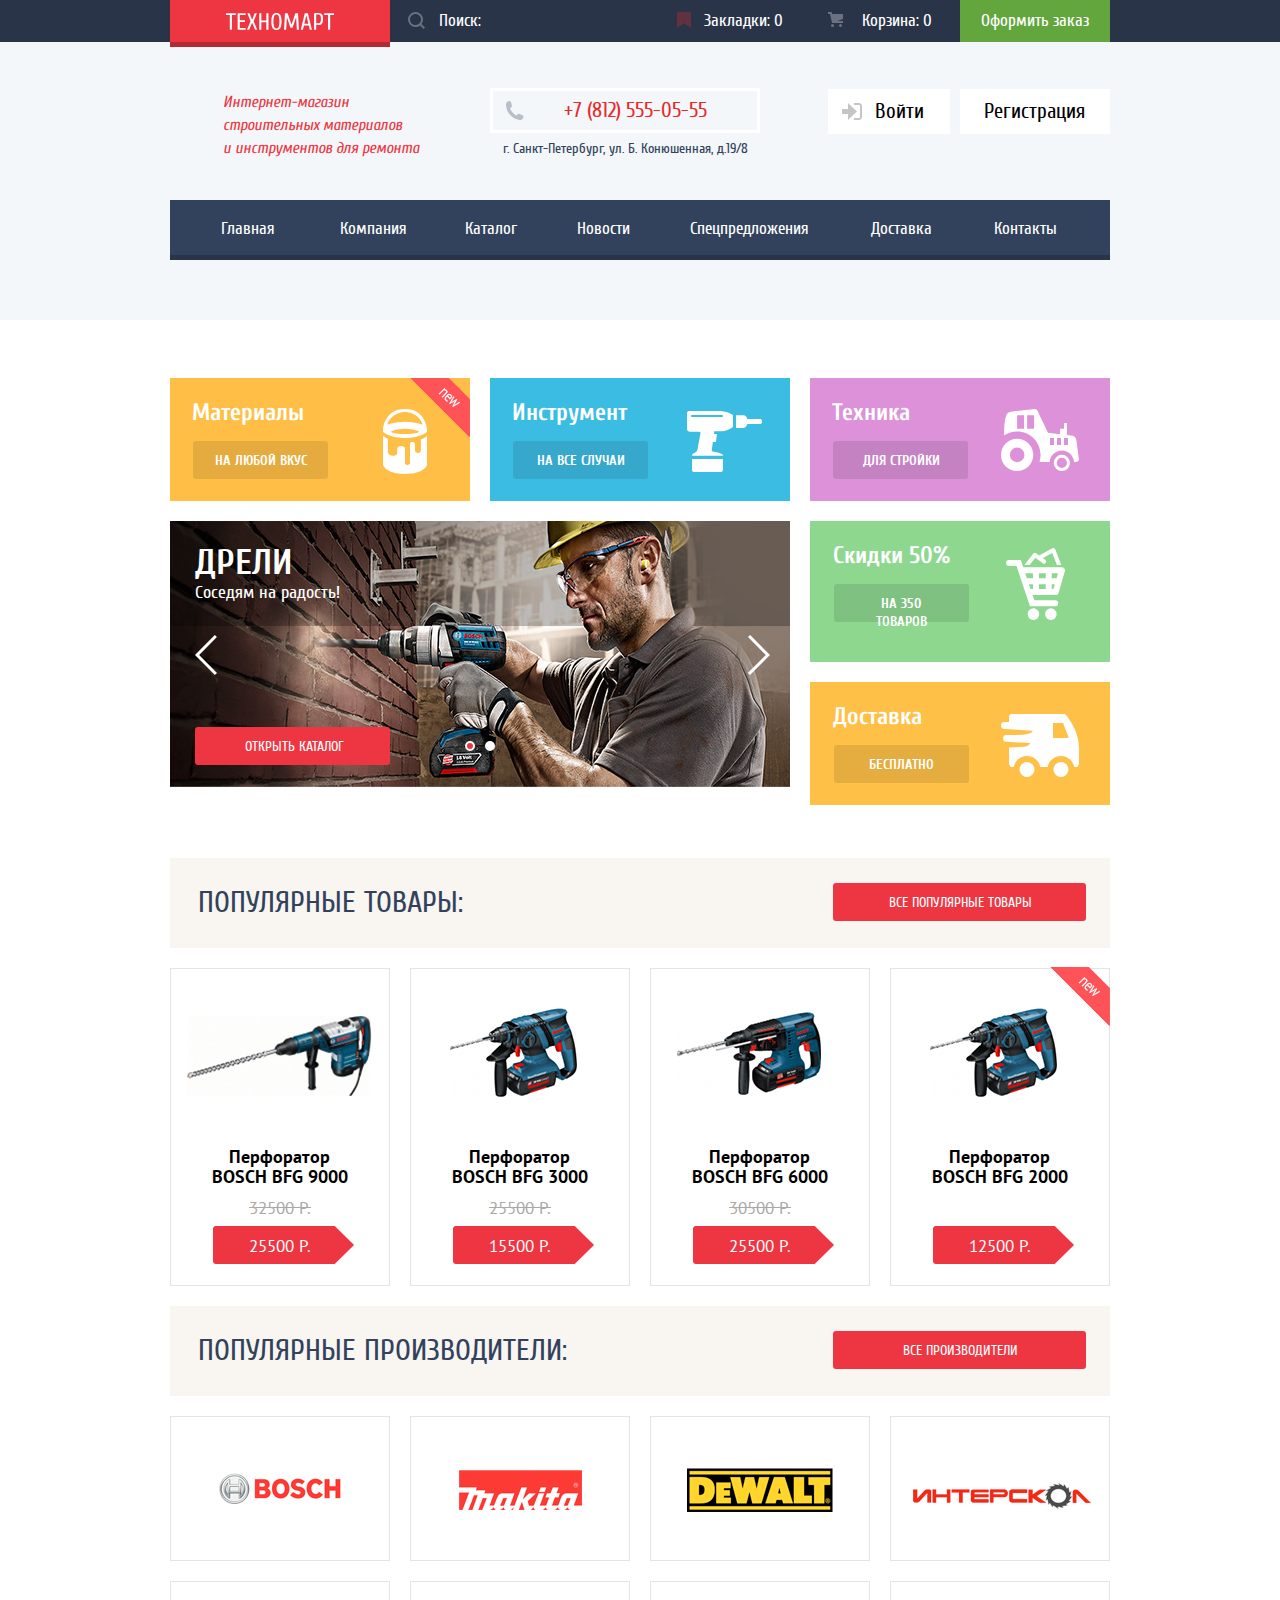
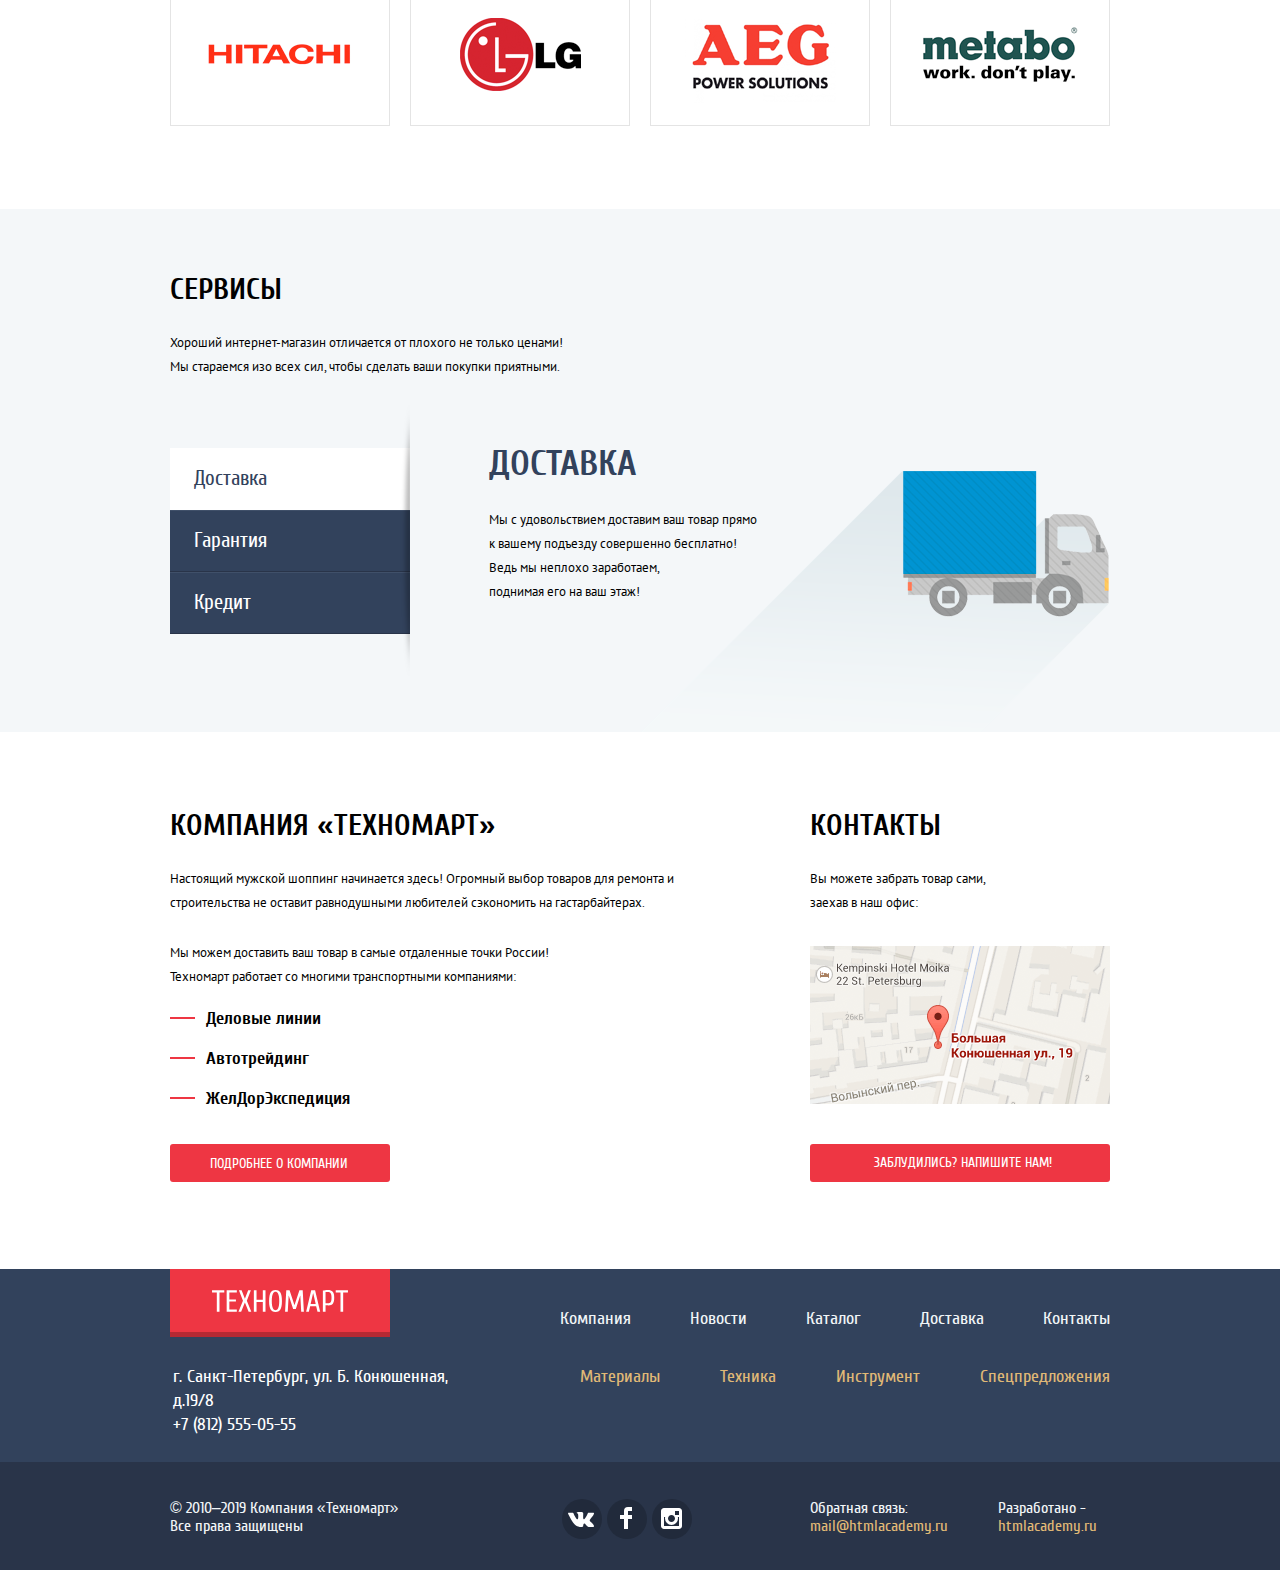
<file: index.html>
<!DOCTYPE html>
<html lang="ru">

<head>
  <meta charset="utf-8">
  <title>Техномарт.Главная</title>
  <link href="css/normalize.css" rel="stylesheet">
  <link href="css/style-min.css" rel="stylesheet">
  <link href="https://fonts.googleapis.com/css?family=Cuprum:400,400i,700,700i&display=swap&subset=cyrillic" rel="stylesheet">
  <link href="https://fonts.googleapis.com/css?family=PT+Sans:400,400i,700,700i&display=swap&subset=cyrillic" rel="stylesheet">
</head>

<body>
  <header class="header">
    <h1 class="visually-hidden">Магазин "Техномарт"</h1>
    <div class="header-upper-container">
      <div class="center-container">
        <a class="header-logo">
          <img src="img/logo-technomart.svg" width="108" height="18" alt="Логотип Техномарта">
        </a>
        <form class="header-search" action="https://echo.htmlacademy.ru" method="get">
          <label for="form-search">
            <input id="form-search" type="search" name="search" value="" placeholder="Поиск:" aria-label="Поле поиска">
            <svg xmlns="http://www.w3.org/2000/svg" width="17" height="17" viewBox="0 0 17 17">
              <path fill="#6a7180"
                d="M17 15.586l-3.542-3.542A7.465 7.465 0 0 0 15 7.5 7.5 7.5 0 1 0 7.5 15c1.71 0 3.282-.579 4.544-1.542L15.586 17 17 15.586zM2 7.5C2 4.467 4.467 2 7.5 2 10.532 2 13 4.467 13 7.5c0 3.032-2.468 5.5-5.5 5.5A5.506 5.506 0 0 1 2 7.5z" />
            </svg>
          </label>
        </form>
        <a class="header-bookmarks" href="#">Закладки: 0</a>
        <a class="header-cart" href="#">Корзина: 0</a>
        <a class="header-buy" href="#">Оформить заказ</a>
      </div>
    </div>
    <div class="header-down-container">
      <div class="center-container">
        <p class="technomart-description">Интернет-магазин строительных материалов и&nbsp;инструментов для ремонта</p>
        <div class="phone-address-container">
          <a class="header-phone" href="tel:+7(812)555-05-55">+7 (812) 555-05-55</a>
          <address class="header-address">
            г. Санкт-Петербург, ул. Б. Конюшенная, д.19/8
          </address>
        </div>
        <ul class="header-user-navigation">
          <li>
            <a class="header-user-enter" href="#">Войти
              <svg xmlns="http://www.w3.org/2000/svg" width="20" height="17" viewBox="0 0 20 17">
                <path fill="#c5c5c5" d="M14.875 8.5L6 0v6H0v5h6v6z" />
                <path fill="#c5c5c5"
                  d="M16.986 15.01h-5.027V17h5.027c2.178 0 3.004-1.81 3.029-3.026V3.028C19.99 1.811 19.164 0 16.986 0h-5.027v1.99h5.027c.839 0 .992.681 1.01 1.057v10.904c-.017.376-.171 1.059-1.01 1.059z" />
              </svg>
            </a>
          </li>
          <li>
            <a class="header-user-registration" href="#">Регистрация</a>
          </li>
        </ul>
        <nav class="header-site-navigation">
          <ul class="site-navigation-list">
            <li>
              <a class="navigation-main" href="#">Главная</a>
            </li>
            <li>
              <a class="navigation-company" href="#">Компания</a>
            </li>
            <li>
              <a class="navigation-catalog" href="catalog.html">Каталог</a>
            </li>
            <li>
              <a class="navigation-news" href="#">Новости</a>
            </li>
            <li>
              <a class="navigation-offers" href="#">Спецпредложения</a>
            </li>
            <li>
              <a class="navigation-delivery" href="#">Доставка</a>
            </li>
            <li>
              <a class="navigation-contacts" href="#">Контакты</a>
            </li>
          </ul>
        </nav>
      </div>
    </div>
  </header>
  <main>
    <section class="features-slider">
      <h2 class="visually-hidden">Товары и услуги магазина «Техномарт»</h2>
      <ul class="features-list-upper">
        <li class="feature-materials features-flag-new">
          <b>Материалы</b>
          <a href="#">На любой вкус</a>
        </li>
        <li class="feature-tools">
          <b>Инструмент</b>
          <a href="#">На все случаи</a>
        </li>
        <li class="feature-technique">
          <b>Техника</b>
          <a href="#">Для стройки</a>
        </li>
      </ul>
      <section class="slider">
        <input class="visually-hidden" type="radio" id="product-1" name="toggle" checked>
        <input class="visually-hidden" type="radio" id="product-2" name="toggle">
        <div class="slider-container">
          <div class="slider-controls">
            <label class="control-left" for="product-1" tabindex="0">Первый</label>
            <label class="control-rigth" for="product-2" tabindex="0">Второй</label>
          </div>
          <ul class="slider-list">
            <li class="slider-item slide" id="slide1">
              <h3 class="slide-title">Дрели</h3>
              <p>Соседям на радость!</p>
              <a href="catalog.html">Открыть каталог</a>
            </li>
            <li class="slider-item slide" id="slide2">
              <h3 class="slide-title">Перфораторы</h3>
              <p>Настоящие мужские игрушки</p>
              <a href="catalog.html">Открыть каталог</a>
            </li>
          </ul>
        </div>
      </section>
      <ul class="features-list-down">
        <li class="feature-sales">
          <b>Скидки 50%</b>
          <a href="#">На 350 товаров</a>
        </li>
        <li class="feature-delivery">
          <b>Доставка</b>
          <a href="#">Бесплатно</a>
        </li>
      </ul>
    </section>

    <section class="popular-goods">
      <div class="popular-goods-container">
        <h2>Популярные товары:</h2>
        <a href="#">Все популярные товары</a>
      </div>
      <ul class="goods-list">
        <li class="good-item" tabindex="0">
          <h3>Перфоратор BOSCH BFG 9000</h3>
          <div class="img-container">
            <img class="good-img" src="img/perforator-bosch-bfg-9000.jpg" width="218" height="170"
              alt="Перфоратор BOSCH BFG 9000">
          </div>
          <div class="action" tabindex="0">
            <a class="good-buy popup-cart-open" href="user-order.html" tabindex="0">Купить</a>
            <a class="good-bookmark" href="#" tabindex="0">В закладки</a>
          </div>
          <p class="good-legacy-price">32500 P.</p>
          <p class="good-price">25500 P.</p>
        </li>
        <li class="good-item" tabindex="0">
          <h3>Перфоратор BOSCH BFG 3000</h3>
          <div class="img-container">
            <img class="good-img" src="img/perforator-bosch-bfg-3000.jpg" width="218" height="170"
              alt="Перфоратор BOSCH BFG 3000">
          </div>
          <p class="good-legacy-price">25500 P.</p>
          <p class="good-price">15500 P.</p>
          <div class="action">
            <a class="good-buy popup-cart-open" href="user-order.html">Купить</a>
            <a class="good-bookmark" href="#">В закладки</a>
          </div>
        </li>
        <li class="good-item" tabindex="0">
          <h3>Перфоратор BOSCH BFG 6000</h3>
          <div class="img-container">
            <img src="img/perforator-bosch-bfg-6000.jpg" width="218" height="170" alt="Перфоратор BOSCH BFG 6000">
          </div>
          <p class="good-legacy-price">30500 P.</p>
          <p class="good-price">25500 P.</p>
          <div class="action">
            <a class="good-buy popup-cart-open" href="user-order.html">Купить</a>
            <a class="good-bookmark" href="#">В закладки</a>
          </div>
        </li>
        <li class="good-item good-flag-new" tabindex="0">
          <h3>Перфоратор BOSCH BFG 2000</h3>
          <div class="img-container">
            <img src="img/perforator-bosch-bfg-2000.jpg" width="218" height="170" alt="Перфоратор BOSCH BFG 2000">
          </div>
          <p class="good-legacy-price"></p>
          <p class="good-price">12500 P.</p>
          <div class="action">
            <a class="good-buy popup-cart-open" href="user-order.html">Купить</a>
            <a class="good-bookmark" href="#">В закладки</a>
          </div>
        </li>
      </ul>
    </section>

    <section class="popular-productions">
      <div class="popular-productions-container">
        <h2>Популярные производители:</h2>
        <a href="#">Все производители</a>
      </div>
      <ul class="productions-list">
        <li class="production-item">
          <a href="#">
            <img class="production-img" src="img/bosch-brand.png" width="126" height="37"
              alt="Логотип компании «BOSCH»">
          </a>
        </li>
        <li class="production-item">
          <a href="#">
            <img class="production-img" src="img/makita-brand.png" width="123" height="40"
              alt="Логотип компании «MAKITA»">
          </a>
        </li>
        <li class="production-item">
          <a href="#">
            <img class="production-img" src="img/dewalt-brand.png" width="146" height="44"
              alt="Логотип компании «DEWALT»">
          </a>
        </li>
        <li class="production-item">
          <a href="#">
            <img class="production-img" src="img/interskol-brand.png" width="200" height="88"
              alt="Логотип компании «Интерскол»">
          </a>
        </li>
        <li class="production-item">
          <a href="#">
            <img class="production-img" src="img/hitachi-brand.png" width="169" height="31"
              alt="Логотип компании «HITACHI»">
          </a>
        </li>
        <li class="production-item">
          <a href="#">
            <img class="production-img" src="img/lg-brand.png" width="121" height="73" alt="Логотип компании «LG»">
          </a>
        </li>
        <li class="production-item">
          <a href="#">
            <img class="production-img" src="img/aeg-brand.png" width="151" height="96" alt="Логотип компании «AEG»">
          </a>
        </li>
        <li class="production-item">
          <a href="#">
            <img class="production-img" src="img/metabo-brand.png" width="204" height="69"
              alt="Логотип компании «Metabo»">
          </a>
        </li>
      </ul>
    </section>

    <section class="serviсes">
      <div class="center-container">
        <h2>Сервисы</h2>
        <p>
          Хороший интернет-магазин отличается от плохого не только ценами!
          Мы стараемся изо всех сил, чтобы сделать ваши покупки приятными.
        </p>
        <div class="serviсes-slider">
          <input class="visually-hidden" type="radio" id="serviсes-delivery" name="button" checked>
          <input class="visually-hidden" type="radio" id="serviсes-guarantee" name="button">
          <input class="visually-hidden" type="radio" id="serviсes-credit" name="button">
          <ul class="serviсes-slider-controls">
            <li>
              <label class="control-delivery" for="serviсes-delivery" tabindex="0">Доставка</label>
            </li>
            <li>
              <label class="control-guarantee" for="serviсes-guarantee" tabindex="0">Гарантия</label>
            </li>
            <li>
              <label class="control-credit" for="serviсes-credit" tabindex="0">Кредит</label>
            </li>
          </ul>
          <ul class="serviсes-slider-list">
            <li class="serviсes-slider-item serviсes-slide delivery" id="slide-delivery">
              <h3 class="delivery-title">Доставка</h3>
              <p class="delivery-description">
                Мы с удовольствием доставим ваш товар прямо<br>
                к вашему подъезду совершенно бесплатно! Ведь мы неплохо заработаем, поднимая&nbsp;его&nbsp;на&nbsp;ваш
                этаж!
              </p>
            </li>
            <li class="serviсes-slider-item serviсes-slide guarantee" id="slide-guarantee">
              <h3 class="garantee-title">Гарантия</h3>
              <p class="garantee-description">
                Если купленный у нас товар поломается или заискрит,<br>
                а также в случае пожара, спровоцированного его возгоранием, вы всегда можете быть уверены в нашей
                гарантии. Мы обменяем сгоревший товар на новый.<br>
                Дом уж восстановите как-нибудь сами.
              </p>
            </li>
            <li class="serviсes-slider-item serviсes-slide credit" id="slide-credit">
              <h3 class="credit-title">Кредит</h3>
              <p class="credit-description">
                Залезть в долговую яму стало проще!<br>
                Кредитные консультанты придут вам на помощь.
              </p>
              <a class="credit-request" href="#">Отправить заявку</a>
            </li>
          </ul>
        </div>
      </div>
    </section>

    <div class=info-contacts-container>
      <section class="info-company">
        <h2>Компания «Техномарт»</h2>
        <p>Настоящий мужской шоппинг начинается здесь! Огромный выбор товаров для ремонта и строительства не оставит
          равнодушными любителей сэкономить на гастарбайтерах.</p>
        <p class="delivery-company-description">Мы можем доставить ваш товар в самые отдаленные точки России!
          Техномарт&nbsp;работает&nbsp;со&nbsp;многими транспортными компаниями:</p>
        <ul class="delivery-company-list">
          <li>
            <b>Деловые линии</b>
          </li>
          <li>
            <b>Автотрейдинг</b>
          </li>
          <li>
            <b>ЖелДорЭкспедиция</b>
          </li>
        </ul>
        <a href="#">Подробнее о компании</a>
      </section>

      <section class="contacts">
        <h2>Контакты</h2>
        <p>Вы можете забрать товар сами, заехав в наш офис:</p>
        <a class="popup-map-open" href="#">
          <img class="contacts-map" src="img/map.png" width="300" height="158" alt="Карта проезда">
        </a>
        <a class="contacts-write-us popup-write-us-open" href="#">Заблудились? Напишите нам!</a>
      </section>
    </div>
  </main>
  <footer class="footer">
    <div class="footer-upper-container">
      <div class="center-container">
        <a class="footer-logo">
          <img src="img/logo-technomart.svg" width="136" height="21" alt="Логотип Техномарта">
        </a>
        <ul class="footer-navigation-upper">
          <li>
            <a href="#">Компания</a>
          </li>
          <li>
            <a href="#">Новости</a>
          </li>
          <li>
            <a href="catalog.html">Каталог</a>
          </li>
          <li>
            <a href="#">Доставка</a>
          </li>
          <li>
            <a href="#">Контакты</a>
          </li>
        </ul>
        <div class="address-phone-container">
          <address class="footer-address">г. Санкт-Петербург, ул. Б. Конюшенная, д.19/8</address>
          <a href="tel:+7(812)555-05-55">+7 (812) 555-05-55</a>
        </div>
        <ul class="footer-navigation-down">
          <li>
            <a href="#">Материалы</a>
          </li>
          <li>
            <a href="#">Техника</a>
          </li>
          <li>
            <a href="#">Инструмент</a>
          </li>
          <li>
            <a href="#">Спецпредложения</a>
          </li>
        </ul>
      </div>
    </div>
    <div class="footer-down-container">
      <div class="center-container">
        <p class="footer-copyright">
          © 2010–2019 Компания «Техномарт»
          Все права защищены
        </p>
        <ul class="social-link-list">
          <li>
            <a class="vkontakte" href="#"><span class="visually-hidden">Вконтакте</span></a>
          </li>
          <li>
            <a class="facebook" href="#"><span class="visually-hidden">Facebook</span></a>
          </li>
          <li>
            <a class="instagram" href="#"><span class="visually-hidden">Instagram</span></a>
          </li>
        </ul>
        <ul class="footer-dev-list">
          <li class="footer-feedback">Обратная связь:
            <a href="mailto:mail@htmlacademy.ru">mail@htmlacademy.ru</a>
          </li>
          <li class="footer-design">Разработано -
            <a href="https://htmlacademy.ru/intensive/htmlcss">htmlacademy.ru</a>
          </li>
        </ul>
      </div>
    </div>
  </footer>

  <section class="popup-write-us">
    <h2 class="visually-hidden">Форма отбратной связи</h2>
    <form class="form-write-us" action="https://echo.htmlacademy.ru" method="post">
      <div class="form-container-up">
        <div class="form-user-name">
          <p>Ваше имя:</p>
          <label class="visually-hidden" for="user-name">Ваше имя:</label>
          <input id="user-name" type="text" name="login" value="" placeholder="Имя Фамилия">
        </div>
        <div class="form-user-mail">
          <p>Ваш e-mail:</p>
          <label class="visually-hidden" for="user-mail">Ваш e-mail:</label>
          <input id="user-mail" type="text" name="mail" value="" placeholder="email@example.com">
        </div>
        <div class="form-user-message">
          <p>Текст письма:</p>
          <label class="visually-hidden" for="user-message">Текст письма:</label>
          <textarea id="user-message" name="message" placeholder="В свободной форме" rows="4"></textarea>
        </div>
      </div>
      <div class="form-container-down">
        <button class="send-message" type="submit">Отправить</button>
      </div>
    </form>
    <button class="close-popup popup-write-us-close" type="button"><span class="visually-hidden">Закрыть</span></button>
  </section>

  <section class="popup-map">
    <h2 class="visually-hidden">Как до нас добраться</h2>
    <div class="map-container">
      <iframe
        src="https://www.google.com/maps/embed?pb=!1m18!1m12!1m3!1d1998.6037999040354!2d30.322010416394033!3d59.938716271971415!2m3!1f0!2f0!3f0!3m2!1i1024!2i768!4f13.1!3m3!1m2!1s0x4696310fca5ba729%3A0xea9c53d4493c879f!2sBolshaya+Konyushennaya+ul.%2C+19%2C+Sankt-Peterburg%2C+Russia%2C+191186!5e0!3m2!1sen!2s!4v1441888483426"
        width="940" height="446" allowfullscreen>
      </iframe>
      <img src="img/map-popup.png" width="940" height="446"
        alt="Офис компании по адресу ул. Большая Конюшенная 19/8, Санкт-Петербург">
    </div>
    <button class="popup-map-close" type="button"><span class="visually-hidden">Закрыть</span></button>
  </section>

  <section class="popup-cart">
    <h2 class="visually-hidden">Сообщение о добавлении товара в корзину</h2>
    <div class="cart-container-up">
      <p>
        Товар добавлен в корзину!
      </p>
    </div>
    <div class="cart-container-down">
      <a class="cart-order" href="user-order.html">Оформить заказ</a>
      <a class="cart-sales" href="catalog.html">Продолжить покупки</a>
    </div>
    <button class="close-popup popup-cart-close" type="button"><span class="visually-hidden">Закрыть</span></button>
  </section>

  <script src="js/popup-write-us-min.js"></script>
  <script src="js/popup-map-min.js"></script>
  <script src="js/popup-cart-min.js"></script>

</body>

</html>
</file>
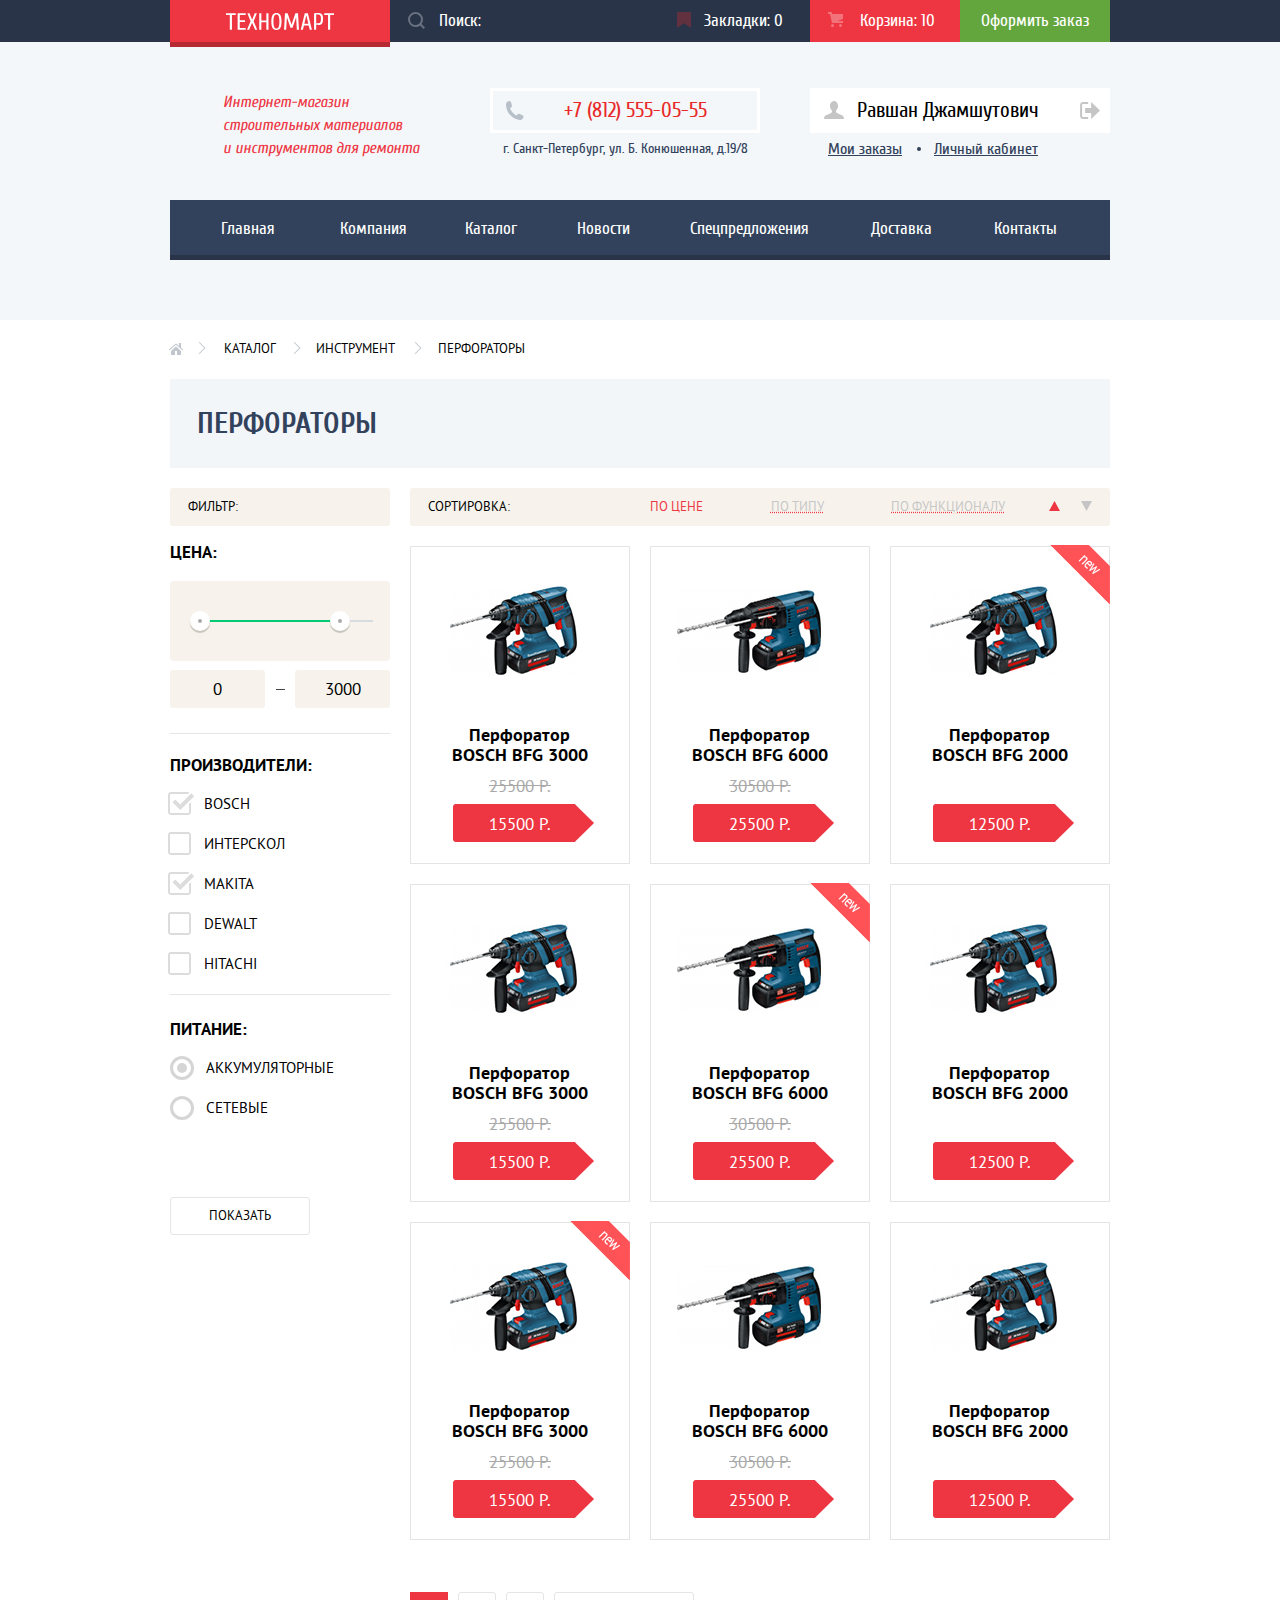
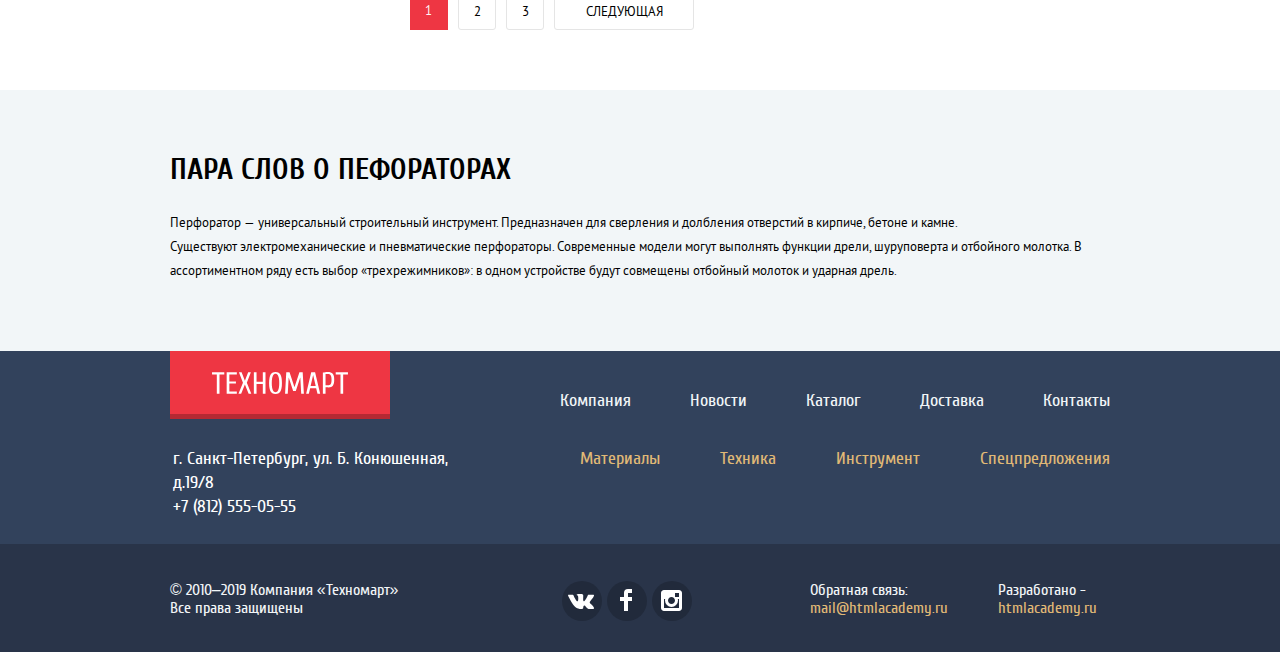
<file: catalog.html>
<!DOCTYPE html>
<html lang="ru">

<head>
  <meta charset="utf-8">
  <title>Техномарт.Каталог</title>
  <link href="https://fonts.googleapis.com/css?family=Cuprum:400,400i,700,700i&display=swap&subset=cyrillic"
    rel="stylesheet">
  <link href="https://fonts.googleapis.com/css?family=PT+Sans:400,400i,700,700i&display=swap&subset=cyrillic"
    rel="stylesheet">
  <link href="css/normalize.css" rel="stylesheet">
  <link href="css/style-min.css" rel="stylesheet">
</head>

<body>
  <header class="header">
    <h1 class="visually-hidden">Магазин "Техномарт"</h1>
    <div class="header-upper-container">
      <div class="center-container">
        <a href="index.html" class="header-logo">
          <img src="img/logo-technomart.svg" width="108" height="18" alt="Логотип Техномарта">
        </a>
        <form class="header-search" action="https://echo.htmlacademy.ru" method="get">
          <label for="form-search">
            <input id="form-search" type="search" name="search" value="" placeholder="Поиск:" aria-label="Поле поиска">
            <svg xmlns="http://www.w3.org/2000/svg" width="17" height="17" viewBox="0 0 17 17">
              <path fill="#6a7180"
                d="M17 15.586l-3.542-3.542A7.465 7.465 0 0 0 15 7.5 7.5 7.5 0 1 0 7.5 15c1.71 0 3.282-.579 4.544-1.542L15.586 17 17 15.586zM2 7.5C2 4.467 4.467 2 7.5 2 10.532 2 13 4.467 13 7.5c0 3.032-2.468 5.5-5.5 5.5A5.506 5.506 0 0 1 2 7.5z" />
            </svg>
          </label>
        </form>
        <a class="header-bookmarks" href="#">Закладки: 0</a>
        <a class="header-cart header-cart-added" href="#">Корзина: 10</a>
        <a class="header-buy" href="#">Оформить заказ</a>
      </div>
    </div>
    <div class="header-down-container">
      <div class="center-container">
        <p class="technomart-description">Интернет-магазин строительных материалов и&nbsp;инструментов для ремонта</p>
        <div class="phone-address-container">
          <a class="header-phone" href="tel:+7(812)555-05-55">+7 (812) 555-05-55</a>
          <address class="header-address">
            г. Санкт-Петербург, ул. Б. Конюшенная, д.19/8
          </address>
        </div>
        <div class="header-user-container">
          <div class="login-container">
            <a class="header-user-login" href="#">Равшан Джамшутович
              <svg xmlns="http://www.w3.org/2000/svg" width="20" height="18" viewBox="0 0 20 18">
                <path fill="#c5c5c5"
                  d="M17.881 14.166c-2.144-.735-4.256-1.666-5.207-2.39-.657-.501-.77-1.618-.517-2.415 1.118-.903 1.864-2.477 1.864-4.278C14.021 2.276 12.221 0 10 0S5.979 2.276 5.979 5.083c0 1.801.746 3.374 1.863 4.277.253.798.141 1.915-.517 2.416-.95.724-3.063 1.654-5.207 2.39S0 18 0 18h20s.025-3.099-2.119-3.834z" />
              </svg>
            </a>
            <a class="header-user-out" href="#"><span class="visually-hidden">Выйти</span>
              <svg xmlns="http://www.w3.org/2000/svg" width="21" height="17" viewBox="0 0 21 17">
                <g fill="#c5c5c5">
                  <path fill="#c5c5c5" d="M21 8.5L12.125 0v6h-6v5h6v6z" />
                  <path fill="#c5c5c5"
                    d="M3.106 13.952V3.048c.018-.376.171-1.057 1.01-1.057h5.027V0H4.116C1.938 0 1.112 1.81 1.087 3.027v10.946C1.112 15.189 1.938 17 4.116 17h5.027v-1.99H4.116c-.839 0-.992-.683-1.01-1.058z" />
                </g>
              </svg>
            </a>
          </div>
          <ul class="header-user-sales">
            <li class="header-user-orders">
              <a href="#">Мои заказы</a>
            </li>
            <li>
              <a href="#">Личный кабинет</a>
            </li>
          </ul>
        </div>
        <nav class="header-site-navigation">
          <ul class="site-navigation-list">
            <li>
              <a class="navigation-main" href="index.html">Главная</a>
            </li>
            <li>
              <a class="navigation-company" href="#">Компания</a>
            </li>
            <li>
              <a class="navigation-catalog" href="catalog.html">Каталог</a>
            </li>
            <li>
              <a class="navigation-news" href="#">Новости</a>
            </li>
            <li>
              <a class="navigation-offers" href="#">Спецпредложения</a>
            </li>
            <li>
              <a class="navigation-delivery" href="#">Доставка</a>
            </li>
            <li>
              <a class="navigation-contacts" href="#">Контакты</a>
            </li>
          </ul>
        </nav>
      </div>
    </div>
  </header>
  <main class="catalog">
    <ul class="breadcrumbs">
      <li class="breadcrumbs-home">
        <a href="index.html"><span class="visually-hidden">На главную</span></a>
      </li>
      <li class="breadcrumbs-catalog">
        <a href="#">Каталог</a>
      </li>
      <li class="breadcrumbs-tools">
        <a href="#">Инструмент</a>
      </li>
      <li class="breadcrumbs-perforators">Перфораторы</li>
    </ul>
    <section class="catalog-peforators">
      <div class="center-container">
        <h2 class="catalog-title">Перфораторы</h2>
        <section class="catalog-filter">
          <h3>Фильтр:</h3>
          <form method="get" action="https://echo.htmlacademy.ru">
            <fieldset class="catalog-filter-price">
              <legend>Цена:</legend>
              <div class="range-controls">
                <div class="range-toggle range-toggle-min"></div>
                <div class="range-toggle range-toggle-max"></div>
                <div class="scale">
                  <div class="bar"></div>
                </div>
              </div>
              <div class="price-controls">
                <label class="min-price">
                  <input type="text" name="min-price" value="0" id="filter-min-price" aria-label="Минимальная цена">
                </label>
                <label class="max-price">
                  <input type="text" name="max-price" value="3000" id="filter-max-price" aria-label="Максимальная цена">
                </label>
              </div>
            </fieldset>
            <fieldset class="catalog-filter-productions">
              <legend>Производители:</legend>
              <ul>
                <li>
                  <input class="visually-hidden" type="checkbox" name="producer" value="bosch" id="producer-bosch"
                    tabindex="0" aria-label="Bosch" checked>
                  <label for="producer-bosch">Bosch</label>
                </li>
                <li>
                  <input class="visually-hidden" type="checkbox" name="producer" value="interskol"
                    id="producer-interskol" tabindex="0" aria-label="Интерскол">
                  <label for="producer-interskol">Интерскол</label>
                </li>
                <li>
                  <input class="visually-hidden" type="checkbox" name="producer" value="makita" id="producer-makita"
                    tabindex="0" aria-label="Makita" checked>
                  <label for="producer-makita">Makita</label>
                </li>
                <li>
                  <input class="visually-hidden" type="checkbox" name="producer" value="dewalt" id="producer-dewalt"
                    tabindex="0" aria-label="Dewalt">
                  <label for="producer-dewalt">Dewalt</label>
                </li>
                <li>
                  <input class="visually-hidden" type="checkbox" name="producer" value="hitachi" id="producer-hitachi"
                    tabindex="0" aria-label="Hitachi">
                  <label for="producer-hitachi">Hitachi</label>
                </li>
              </ul>
            </fieldset>
            <fieldset class="catalog-filter-power">
              <legend>Питание:</legend>
              <ul>
                <li>
                  <input class="visually-hidden" type="radio" name="power" value="battery" id="power-battery"
                    tabindex="0" aria-label="Аккумуляторные" checked>
                  <label for="power-battery">Аккумуляторные</label>
                </li>
                <li>
                  <input class="visually-hidden" type="radio" name="power" value="network" id="power-network"
                    tabindex="0" aria-label="Сетевые">
                  <label for="power-network">Сетевые</label>
                </li>
              </ul>
            </fieldset>
            <button class="form-button-submit" type="submit">Показать</button>
          </form>
        </section>
        <section class="catalog-sort-perforators">
          <div class="catalog-sort">
            <h3>Сортировка:</h3>
            <ul class="catalog-sort-type">
              <li>
                <a class="sort-link-active" href="#">По цене</a>
              </li>
              <li>
                <a href="#">По типу</a>
              </li>
              <li>
                <a href="#">По функционалу</a>
              </li>
            </ul>
            <ul class="catalog-sort-direction">
              <li>
                <a class="sort-direction-up sort-link-active" href="#"><span class="visually-hidden">По
                    возрастанию</span>
                  <svg xmlns="http://www.w3.org/2000/svg" width="11" height="10" viewBox="0 0 11 10">
                    <path fill="#c5c5c5" d="M5.5 0L0 10h11z" /></svg>
                </a>
              </li>
              <li>
                <a class="sort-direction-down" href="#"><span class="visually-hidden">По убыванию</span>
                  <svg xmlns="http://www.w3.org/2000/svg" width="11" height="10" viewBox="0 0 11 10">
                    <path fill="#c5c5c5" d="M5.5 10L0 0h11" /></svg>
                </a>
              </li>
            </ul>
          </div>
          <ul class="goods-list">
            <li class="good-item" tabindex="0">
              <h3>Перфоратор BOSCH BFG 3000</h3>
              <div class="img-container">
                <img class="good-img" src="img/perforator-bosch-bfg-3000.jpg" width="218" height="170"
                  alt="Перфоратор BOSCH BFG 3000">
              </div>
              <p class="good-legacy-price">25500 P.</p>
              <p class="good-price">15500 P.</p>
              <div class="action">
                <a class="good-buy popup-cart-open" href="user-order.html">Купить</a>
                <a class="good-bookmark" href="#">В закладки</a>
              </div>
            </li>
            <li class="good-item" tabindex="0">
              <h3>Перфоратор BOSCH BFG 6000</h3>
              <div class="img-container">
                <img src="img/perforator-bosch-bfg-6000.jpg" width="218" height="170" alt="Перфоратор BOSCH BFG 6000">
              </div>
              <p class="good-legacy-price">30500 P.</p>
              <p class="good-price">25500 P.</p>
              <div class="action">
                <a class="good-buy popup-cart-open" href="user-order.html">Купить</a>
                <a class="good-bookmark" href="#">В закладки</a>
              </div>
            </li>
            <li class="good-item good-flag-new" tabindex="0">
              <h3>Перфоратор BOSCH BFG 2000</h3>
              <div class="img-container">
                <img src="img/perforator-bosch-bfg-2000.jpg" width="218" height="170" alt="Перфоратор BOSCH BFG 2000">
              </div>
              <p class="good-legacy-price"></p>
              <p class="good-price">12500 P.</p>
              <div class="action">
                <a class="good-buy popup-cart-open" href="user-order.html">Купить</a>
                <a class="good-bookmark" href="#">В закладки</a>
              </div>
            </li>
            <li class="good-item" tabindex="0">
              <h3>Перфоратор BOSCH BFG 3000</h3>
              <div class="img-container">
                <img class="good-img" src="img/perforator-bosch-bfg-3000.jpg" width="218" height="170"
                  alt="Перфоратор BOSCH BFG 3000">
              </div>
              <p class="good-legacy-price">25500 P.</p>
              <p class="good-price">15500 P.</p>
              <div class="action">
                <a class="good-buy popup-cart-open" href="user-order.html">Купить</a>
                <a class="good-bookmark" href="#">В закладки</a>
              </div>
            </li>
            <li class="good-item good-flag-new" tabindex="0">
              <h3>Перфоратор BOSCH BFG 6000</h3>
              <div class="img-container">
                <img src="img/perforator-bosch-bfg-6000.jpg" width="218" height="170" alt="Перфоратор BOSCH BFG 6000">
              </div>
              <p class="good-legacy-price">30500 P.</p>
              <p class="good-price">25500 P.</p>
              <div class="action">
                <a class="good-buy popup-cart-open" href="user-order.html">Купить</a>
                <a class="good-bookmark" href="#">В закладки</a>
              </div>
            </li>
            <li class="good-item" tabindex="0">
              <h3>Перфоратор BOSCH BFG 2000</h3>
              <div class="img-container">
                <img src="img/perforator-bosch-bfg-2000.jpg" width="218" height="170" alt="Перфоратор BOSCH BFG 2000">
              </div>
              <p class="good-legacy-price"></p>
              <p class="good-price">12500 P.</p>
              <div class="action">
                <a class="good-buy popup-cart-open" href="user-order.html">Купить</a>
                <a class="good-bookmark" href="#">В закладки</a>
              </div>
            </li>
            <li class="good-item good-flag-new" tabindex="0">
              <h3>Перфоратор BOSCH BFG 3000</h3>
              <div class="img-container">
                <img class="good-img" src="img/perforator-bosch-bfg-3000.jpg" width="218" height="170"
                  alt="Перфоратор BOSCH BFG 3000">
              </div>
              <p class="good-legacy-price">25500 P.</p>
              <p class="good-price">15500 P.</p>
              <div class="action">
                <a class="good-buy popup-cart-open" href="user-order.html">Купить</a>
                <a class="good-bookmark" href="#">В закладки</a>
              </div>
            </li>
            <li class="good-item" tabindex="0">
              <h3>Перфоратор BOSCH BFG 6000</h3>
              <div class="img-container">
                <img src="img/perforator-bosch-bfg-6000.jpg" width="218" height="170" alt="Перфоратор BOSCH BFG 6000">
              </div>
              <p class="good-legacy-price">30500 P.</p>
              <p class="good-price">25500 P.</p>
              <div class="action">
                <a class="good-buy popup-cart-open" href="user-order.html">Купить</a>
                <a class="good-bookmark" href="#">В закладки</a>
              </div>
            </li>
            <li class="good-item" tabindex="0">
              <h3>Перфоратор BOSCH BFG 2000</h3>
              <div class="img-container">
                <img src="img/perforator-bosch-bfg-2000.jpg" width="218" height="170" alt="Перфоратор BOSCH BFG 2000">
              </div>
              <p class="good-legacy-price"></p>
              <p class="good-price">12500 P.</p>
              <div class="action">
                <a class="good-buy popup-cart-open" href="user-order.html">Купить</a>
                <a class="good-bookmark" href="#">В закладки</a>
              </div>
            </li>
          </ul>
          <ul class="catalog-pagination">
            <li>
              <a class="pagination-back" href="#">Предыдущая</a>
            </li>
            <li class="pagination-current">1</li>
            <li>
              <a href="#">2</a>
            </li>
            <li>
              <a href="#">3</a>
            </li>
            <li>
              <a class="pagination-next" href="#">Следующая</a>
            </li>
          </ul>
        </section>
      </div>
    </section>

    <section class="perforator-info">
      <div class="center-container">
        <h2>Пара слов о пефораторах</h2>
        <p>
          Перфоратор — универсальный строительный инструмент. Предназначен для сверления и долбления отверстий в
          кирпиче, бетоне и камне.
        </p>
        <p>
          Существуют электромеханические и пневматические перфораторы. Современные модели могут выполнять функции дрели,
          шуруповерта и отбойного молотка. В ассортиментном ряду есть выбор «трехрежимников»: в одном устройстве будут
          совмещены отбойный молоток и ударная дрель.
        </p>
      </div>
    </section>
  </main>
  <footer class="footer">
    <div class="footer-upper-container">
      <div class="center-container">
        <a href="index.html" class="footer-logo">
          <img src="img/logo-technomart.svg" width="136" height="21" alt="Логотип Техномарта">
        </a>
        <ul class="footer-navigation-upper">
          <li>
            <a href="#">Компания</a>
          </li>
          <li>
            <a href="#">Новости</a>
          </li>
          <li>
            <a href="catalog.html">Каталог</a>
          </li>
          <li>
            <a href="#">Доставка</a>
          </li>
          <li>
            <a href="#">Контакты</a>
          </li>
        </ul>
        <div class="address-phone-container">
          <address class="footer-address">г. Санкт-Петербург, ул. Б. Конюшенная, д.19/8</address>
          <a href="tel:+7(812)555-05-55">+7 (812) 555-05-55</a>
        </div>
        <ul class="footer-navigation-down">
          <li>
            <a href="#">Материалы</a>
          </li>
          <li>
            <a href="#">Техника</a>
          </li>
          <li>
            <a href="#">Инструмент</a>
          </li>
          <li>
            <a href="#">Спецпредложения</a>
          </li>
        </ul>
      </div>
    </div>
    <div class="footer-down-container">
      <div class="center-container">
        <p class="footer-copyright">
          © 2010–2019 Компания «Техномарт»
          Все права защищены
        </p>
        <ul class="social-link-list">
          <li>
            <a class="vkontakte" href="#"><span class="visually-hidden">Вконтакте</span></a>
          </li>
          <li>
            <a class="facebook" href="#"><span class="visually-hidden">Facebook</span></a>
          </li>
          <li>
            <a class="instagram" href="#"><span class="visually-hidden">Instagram</span></a>
          </li>
        </ul>
        <ul class="footer-dev-list">
          <li class="footer-feedback">Обратная связь:
            <a href="mailto:mail@htmlacademy.ru">mail@htmlacademy.ru</a>
          </li>
          <li class="footer-design">Разработано -
            <a href="https://htmlacademy.ru/intensive/htmlcss">htmlacademy.ru</a>
          </li>
        </ul>
      </div>
    </div>
  </footer>

  <section class="popup-cart">
    <h2 class="visually-hidden">Сообщение о добавлении товара в корзину</h2>
    <div class="cart-container-up">
      <p>
        Товар добавлен в корзину!
      </p>
    </div>
    <div class="cart-container-down">
      <a class="cart-order" href="user-order.html">Оформить заказ</a>
      <a class="cart-sales" href="catalog.html">Продолжить покупки</a>
    </div>
    <button class="close-popup popup-cart-close" type="button"><span class="visually-hidden">Закрыть</span></button>
  </section>

  <script src="js/popup-cart-min.js"></script>

</body>

</html>
</file>
<file: css/style-min.css>
@font-face{font-family:"Cuprum";font-style:normal;font-weight:400;font-display:swap;src:url("../fonts/cuprum.woff") format("woff2"),url("../fonts/cuprum.woff2") format("woff")}@font-face{font-family:"Cuprum";font-style:normal;font-weight:700;font-display:swap;src:url("../fonts/cuprumbold.woff") format("woff2"),url("../fonts/cuprumbold.woff2") format("woff")}@font-face{font-family:"Cuprum";font-style:italic;font-weight:400;font-display:swap;src:url("../fonts/cuprumitalic.woff") format("woff2"),url("../fonts/cuprumitalic.woff2") format("woff")}@font-face{font-family:"Cuprum";font-style:italic;font-weight:700;font-display:swap;src:url("../fonts/cuprumiboldtalic.woff") format("woff2"),url("../fonts/cuprumiboldtalic.woff2") format("woff")}@font-face{font-family:"PT Sans";font-style:normal;font-weight:400;font-display:swap;src:url("../fonts/ptsans.woff") format("woff2"),url("../fonts/ptsans.woff2") format("woff")}@font-face{font-family:"PT Sans";font-style:normal;font-weight:700;font-display:swap;src:url("../fonts/ptsansbold.woff") format("woff2"),url("../fonts/ptsansbold.woff2") format("woff")}html{box-sizing:border-box}*,*::before,*::after{box-sizing:inherit}body{margin:0;padding:0;font-family:"Cuprum","Arial",sans-serif}a{text-decoration:none}img{max-width:100%;height:auto}body ul{list-style:none}.visually-hidden:not(:focus):not(:active),input[type="checkbox"].visually-hidden,input[type="radio"].visually-hidden{position:absolute;width:1px;height:1px;margin:-1px;border:0;padding:0;white-space:nowrap;clip-path:inset(100%);clip:rect(0 0 0 0);overflow:hidden}.header{width:auto;min-height:320px;font-size:17px;line-height:18px;font-weight:400;color:#ffffff;background-color:#f4f7f9}.header-upper-container{width:100%;min-height:42px;background-color:#293449}.header-upper-container .center-container{display:flex;align-items:flex-start;flex-wrap:wrap;width:960px;margin:0 auto;padding:0 10px}.header-logo{display:block;min-width:220px;min-height:42px;padding-top:13px;padding-right:55px;padding-bottom:7px;padding-left:56px;background-color:#ee3643;box-shadow:0 5px 0 0 #b52933}.header-search{position:relative;width:270px;height:42px;margin:0;padding:0}.header-search label{position:relative}.header-search svg{position:absolute;top:1px;left:18px}.header-search input{min-width:270px;min-height:42px;margin:0;padding-left:47px;padding-right:10px;font-family:inherit;background-position:15px 10px;background-repeat:no-repeat;background-color:transparent;border-color:transparent}.header-search input:hover{background-color:#212a3a}.header-search input:focus{background-color:#ffffff;border-color:transparent}.header-search input:hover+svg path{fill:#ffffff}.header-search input:focus+svg path{fill:#ee3643}.header-search input::-ms-clear{display:none}.header-search input::-webkit-search-decoration,.header-search input::-webkit-search-cancel-button,.header-search input::-webkit-search-results-button,.header-search input::-webkit-search-results-decoration{display:none}.header-search input[type="search"]::placeholder{color:#ffffff}.header-search input[type="search"]::-webkit-input-placeholder{color:#ffffff}.header-search input[type="search"]:-moz-placeholder{color:#ffffff}.header-search input[type="search"]::-moz-placeholder{color:#ffffff}.header-search input[type="search"]:-ms-input-placeholder{color:#ffffff}.header-search input[type="search"]::-ms-input-placeholder{color:#ffffff}.header-bookmarks{display:block;position:relative;min-width:150px;min-height:42px;padding-top:12px;padding-right:27px;padding-bottom:12px;padding-left:44px;color:#ffffff}.header-bookmarks::before{display:block;content:"";position:absolute;top:12px;left:17px;width:14px;height:16px;background-image:url("../img/icon-bookmark.svg");background-repeat:no-repeat;background-position:0 0;opacity:0.3}.header-bookmark-added{background-color:#ee3642}.header-cart{display:block;position:relative;min-width:150px;min-height:42px;padding-top:12px;padding-right:19px;padding-bottom:12px;padding-left:43px;text-align:center;color:#ffffff}.header-cart-added{background-color:#ee3642}.header-cart::before{display:block;content:"";position:absolute;top:12px;left:18px;width:15px;height:16px;background-image:url("../img/icon-cart.svg");background-repeat:no-repeat;background-position:0 0;opacity:0.3}.header-buy{display:block;min-width:150px;min-height:42px;padding-top:12px;padding-right:21px;padding-bottom:12px;padding-left:21px;color:#ffffff;background-color:#63a63e}.header-bookmarks:hover,.header-cart:hover{background-color:#212a3a}.header-buy:hover{background-color:#5fbb2d}.header-bookmarks:active,.header-cart:active{color:#909399;background-color:#161d29}.header-buy:active{color:#a8c29a;background-color:#5fbb2d}.header-bookmarks:hover:before,.header-cart:hover:before{opacity:1}.header-bookmarks:hover:active,.header-cart:hover:active{opacity:0.5}.header-down-container{width:100%;min-height:278px;background-color:#f4f7f9}.header-down-container .center-container{display:flex;align-items:flex-start;flex-wrap:wrap;width:960px;margin:0 auto;padding:0 10px;padding-top:46px;padding-bottom:60px}.technomart-description{max-width:202px;margin:0;margin-top:3px;margin-left:53px;padding:0;min-height:60px;font-style:italic;font-size:16px;line-height:23px;font-weight:400;color:#ee3643}.phone-address-container{display:flex;flex-direction:column;min-width:270px;margin-left:65px;margin-bottom:39px}.header-phone{display:block;position:relative;padding-top:9px;padding-right:48px;padding-bottom:9px;padding-left:71px;font-size:21px;line-height:21px;color:#e9292a;border:3px solid #ffffff}.header-phone::before{display:block;content:"";position:absolute;top:10px;left:12px;width:20px;height:20px;background-image:url("../img/icon-phone.svg");background-repeat:no-repeat;background-position:0 0}.header-address{margin:0;padding:0;padding-top:4px;font-style:normal;font-size:14px;line-height:24px;text-align:center;color:#32425c}.header-user-navigation{display:flex;align-items:flex-start;flex-wrap:wrap;margin-left:auto;margin-top:1px;margin-bottom:5px;padding:0}.header-user-navigation li{margin-right:10px}.header-user-navigation li:last-child{margin-right:0}.header-user-enter{display:block;position:relative;min-width:121px;min-height:45px;padding-top:12px;padding-right:26px;padding-bottom:12px;padding-left:47px;font-size:21px;line-height:21px;color:#000000;background-color:#ffffff}.header-user-enter svg{position:absolute;top:14px;left:14px}.header-user-registration{display:block;width:150px;height:45px;font-size:21px;line-height:21px;color:#000000;background-color:#ffffff}.header-user-enter:hover,.header-user-registration:hover{color:#ee3643}.header-user-enter:active,.header-user-registration:active{color:#cacaca}.header-user-enter:hover path{fill:#32425c}.header-user-enter:active path{fill:#bcbcbc}.header-user-registration{min-width:150px;min-height:45px;padding-top:12px;padding-right:23px;padding-bottom:11px;padding-left:24px}.header-user-container{width:300px;height:45px;margin-left:auto}.login-container{position:relative;width:300px;padding-top:12px;padding-right:67px;padding-bottom:12px;padding-left:47px;background-color:#ffffff}.header-user-login{display:block;position:relative;font-size:21px;line-height:21px;color:#000000}.header-user-login svg{position:absolute;top:1px;left:-33px}.header-user-login:active{color:#bcbcbc}.header-user-login:hover path{fill:#32425c}.header-user-login:active path{fill:#c5c5c5}.header-user-out{display:block;position:absolute;top:11px;right:9px;width:24px;height:22px}.header-user-out svg{position:absolute;top:3px;right:1px}.header-user-out:hover path{fill:#32425c}.header-user-out:active path{fill:#bcbcbc}.header-user-sales{display:flex;align-items:flex-start;flex-wrap:wrap;margin:0;padding:0;padding-top:7px;padding-left:18px;padding-bottom:7px;padding-right:18px}.header-user-sales li{margin-right:32px}.header-user-sales a{font-size:16px;line-height:18px;color:#32425c;text-decoration:underline}.header-user-sales a:hover{color:#ee3643}.header-user-sales a:active{color:#cacaca}.header-user-orders{position:relative}.header-user-orders::after{display:block;content:"";position:absolute;top:7px;right:-19px;width:4px;height:4px;background-color:#32425c;border-radius:50%}.site-navigation-list{display:flex;align-items:flex-start;flex-wrap:wrap;justify-content:space-around;width:940px;margin:0;padding:0;background-color:#32425c;border-bottom:5px solid #293449}.site-navigation-list a{display:block;padding-top:20px;padding-bottom:17px;color:#ffffff}.site-navigation-list a:hover{background-color:#293449}.site-navigation-list a:active{color:#a8abaf;background-color:#1d2739}.navigation-main{padding-right:33px;padding-left:51px}.navigation-company{padding-right:30px;padding-left:32px}.navigation-catalog{padding-right:29px;padding-left:28px}.navigation-news{padding-right:30px;padding-left:31px}.navigation-offers{padding-right:33px;padding-left:29px}.navigation-delivery{padding-right:33px;padding-left:29px}.navigation-contacts{padding-right:53px;padding-left:29px}.features-slider{display:flex;flex-wrap:wrap;width:960px;margin:0 auto;padding:0 10px;padding-top:58px}.features-list-upper{display:flex;align-items:flex-start;flex-wrap:wrap;margin:0;padding:0;font-size:24px;line-height:30px;font-weight:700;color:#ffffff}.features-list-upper li{position:relative;width:300px;height:123px;margin-right:20px;margin-bottom:20px;padding-top:20px;padding-right:141px;padding-bottom:23px;padding-left:22px;z-index:1}.features-flag-new:before{content:"";position:absolute;top:0;right:0;width:60px;height:60px;background-image:url("../img/flag-new.png");background-repeat:no-repeat;background-position:0 0}.features-list-upper li:last-child{margin-right:0}.features-list-upper a,.features-list-down a{display:block;position:relative;min-width:126px;min-height:38px;margin-top:13px;margin-left:1px;padding-top:11px;padding-right:20px;padding-bottom:9px;padding-left:20px;font-size:14px;line-height:18px;text-transform:uppercase;text-align:center;color:#ffffff;z-index:2}.features-list-upper a::before,.features-list-down a::before{display:block;content:"";position:absolute;top:0;left:0;width:135px;height:38px;background-color:#000000;opacity:0.1;border-radius:3px;z-index:-1}.features-list-upper a:hover::before,.features-list-down a:hover::before{opacity:0.2}.features-list-upper a:active::before,.features-list-down a:active::before{opacity:0.3}.feature-materials{position:relative;background-color:#ffbf47}.feature-materials::after{display:block;content:"";position:absolute;top:31px;left:213px;width:51px;height:67px;background-image:url("../img/icon-bank.svg");background-repeat:no-repeat;background-position:0 0}.feature-tools{position:relative;background-color:#3bbce3}.feature-tools::after{display:block;content:"";position:absolute;top:33px;left:197px;width:81px;height:67px;background-image:url("../img/icon-drill.svg");background-repeat:no-repeat;background-position:0 0}.feature-technique{position:relative;background-color:#dc91d8}.feature-technique::after{display:block;content:"";position:absolute;top:31px;left:191px;width:92px;height:67px;background-image:url("../img/icon-tractor.svg");background-repeat:no-repeat;background-position:0 0}.slider-container{position:relative;width:620px;height:266px;margin-right:20px;background-color:#584e44;background-image:url("../img/slider-drill.jpg");background-repeat:no-repeat;background-position:0 0}.slider-controls{position:absolute;bottom:36px;left:295px;z-index:5;font-size:0}.slider-controls label{display:inline-block;position:relative;width:10px;height:10px;margin-right:10px;vertical-align:top;background-color:#ffffff;border:2px solid #ffffff;border-radius:50%;cursor:pointer}.control-left::before{display:block;content:"";position:absolute;top:-108px;left:-272px;width:51px;height:67px;background-image:url("../img/icon-left.svg");background-repeat:no-repeat;background-position:0 0}.control-rigth::before{display:block;content:"";position:absolute;top:-108px;left:261px;width:51px;height:67px;background-image:url("../img/icon-right.svg");background-repeat:no-repeat;background-position:0 0}.slider-list{margin:0;padding:0;padding-top:24px;padding-left:25px;list-style:none}.slide{display:none}.slide-title{margin:0;padding:0;font-size:36px;line-height:36px;font-weight:700;color:#ffffff;text-transform:uppercase}.slider-item p{margin:0;padding:0;font-size:18px;line-height:24px;font-weight:400;color:#ffffff}.slider-item a{display:block;position:absolute;min-width:195px;min-height:36px;margin-top:122px;padding-top:11px;padding-right:45px;padding-bottom:9px;padding-left:50px;font-size:14px;line-height:18px;color:#ffffff;text-transform:uppercase;background-color:#ee3643;border-radius:3px}.slider-item a:hover{background-color:#ca2c37}.slider-item a:active{background-color:#ba2732}#product-1:checked~.slider-container .slider-list #slide1,#product-2:checked~.slider-container .slider-list #slide2{display:block}#product-1:checked~.slider-container .slider-controls label[for="product-1"],#product-2:checked~.slider-container .slider-controls label[for="product-2"]{background-color:#ee3643}#product-1:checked~.slider-container{background-image:url("../img/slider-drill.jpg")}#product-2:checked~.slider-container{background-image:url("../img/slider-perforator.jpg")}.features-list-down{margin:0;padding:0;font-size:24px;line-height:30px;font-weight:700;color:#ffffff}.features-list-down li{width:300px;min-height:123px;margin-bottom:20px;padding-top:20px;padding-right:142px;padding-bottom:22px;padding-left:23px}.features-list-down li:last-child{margin-bottom:0}.feature-sales{position:relative;background-color:#8ed78f}.feature-sales::after{display:block;content:"";position:absolute;top:27px;left:196px;width:62px;height:73px;background-image:url("../img/icon-sales.svg");background-repeat:no-repeat;background-position:0 0}.feature-delivery{position:relative;background-color:#ffc047}.feature-delivery::after{display:block;content:"";position:absolute;top:32px;left:191px;width:81px;height:67px;background-image:url("../img/icon-van.svg");background-repeat:no-repeat;background-position:0 0}.popular-goods{width:960px;margin:0 auto;padding:0 10px;padding-top:53px;font-family:"PT Sans","Arial",sans-serif}.popular-goods-container,.popular-productions-container{display:flex;align-items:flex-start;flex-wrap:wrap;justify-content:space-between;width:940px;min-height:89px;padding-top:25px;padding-right:24px;padding-left:28px;padding-bottom:27px;font-family:"Cuprum","Arial",sans-serif;background-color:#f9f5f0}.popular-goods-container h2,.popular-productions-container h2{margin:0;margin-top:5px;padding:0;font-size:30px;line-height:30px;font-weight:400;text-transform:uppercase;color:#32425c}.popular-goods-container a,.popular-productions-container a{display:block;min-width:253px;height:38px;padding-top:11px;padding-right:54px;padding-bottom:12px;padding-left:55px;font-size:14px;line-height:18px;color:#ffffff;background-color:#ee3643;text-align:center;text-transform:uppercase;border-radius:3px}.popular-goods-container a:hover,.popular-productions-container a:hover{background-color:#ca2c37}.popular-goods-container a:active,.popular-productions-container a:active{background-color:#ba2732}.goods-list{display:flex;align-items:flex-start;flex-wrap:wrap;width:940px;margin:0;padding:0}.good-item{display:flex;position:relative;flex-direction:column;flex-wrap:wrap;align-items:center;position:relative;margin:0;margin-top:20px;margin-right:20px;padding:0;width:220px;height:318px;border:1px solid #e4e4e4}.popular-goods .good-item:nth-child(4n){margin-right:0}.good-flag-new::before{display:block;content:"";position:absolute;top:-2px;right:-1px;width:60px;height:60px;background-image:url("../img/flag-new.png");background-repeat:no-repeat;background-position:0 0}.img-container{display:block;width:218px;height:170px}.good-item:hover{box-shadow:0 10px 25px 0 rgba(51,51,51,0.5);border:1px solid #ffffff}.good-item h3{order:1;width:218px;margin:0;padding:0;padding-top:8px;padding-right:30px;padding-bottom:9px;padding-left:29px;font-size:18px;line-height:20px;color:#000000;text-align:center}.good-legacy-price{order:2;min-height:21px;margin:0;padding:0;padding-top:3px;font-size:17px;line-height:18px;color:#a9a9a9;text-decoration:line-through}.good-price{display:block;position:relative;order:3;margin:0;margin-top:10px;padding:0;padding-top:10px;padding-right:23px;padding-bottom:9px;padding-left:23px;font-size:17px;line-height:18px;color:#ffffff;background-color:#ee3643;z-index:1}.good-price::before{display:block;content:"";position:absolute;top:-1px;left:-13px;width:145px;height:42px;background-image:url("../img/flag-price.png");background-repeat:no-repeat;background-position:0 0;z-index:-1}.good-item .action{display:none;top:0;left:0;width:218px;height:170px;padding-top:44px;padding-right:42px;padding-left:41px;padding-bottom:43px;background-color:#ffffff}.good-buy{display:block;position:relative;padding-top:10px;padding-right:44px;padding-bottom:7px;padding-left:49px;font-family:"Cuprum","Arial",sans-serif;font-size:14px;line-height:18px;color:#ffffff;text-transform:uppercase;background-color:#63a63e;border-bottom:3px solid #367315;border-radius:2px}.good-buy::after{display:block;content:"";position:absolute;top:11px;left:12px;width:23px;height:17px;background-image:url("../img/icon-cart.svg");background-repeat:no-repeat;background-position:0 0;opacity:0.3}.good-buy:hover{background-color:#5fbb2d}.good-buy:hover::after{opacity:1}.good-buy:active{border-bottom:3px solid #518534;background-color:#518534}.good-buy:active::after{opacity:1}.good-item:hover .action{display:block}.good-item:focus .action{display:block}.good-item:hover .img-container{display:none}.good-item:focus .img-container{display:none}.good-bookmark{display:block;margin-top:7px;padding-top:7px;padding-left:34px;padding-bottom:7px;padding-right:27px;font-family:"Cuprum","Arial",sans-serif;font-size:14px;line-height:18px;color:#32425c;text-transform:uppercase;border:3px solid #63a63e;border-radius:2px}.good-bookmark:hover{border:3px solid #32425c}.good-bookmark:active{color:#c1c6ce;border:3px solid #c1c6ce}.popular-productions{width:960px;margin:0 auto;padding:0 10px;padding-top:20px;font-family:"Cuprum","Arial",sans-serif}.productions-list{display:flex;flex-wrap:wrap;width:940px;margin:0;padding:0}.production-item{display:flex;width:220px;height:145px;margin-right:20px;margin-top:20px;padding:0;border:1px solid #e4e4e4}.productions-list a{display:flex;justify-content:center;align-items:center;flex-direction:row;width:220px;height:145px}.production-item:nth-child(4n){margin-right:0}.production-item:hover{box-shadow:0 10px 25px 0 rgba(51,51,51,0.5);border:1px solid #ffffff}.productions-list a:active .production-img{filter:grayscale(0.7)}.serviсes{width:auto;margin-top:83px;background-color:#f4f7f9}.serviсes .center-container{width:960px;min-height:523px;margin:0 auto;padding:0 10px;padding-top:66px;padding-bottom:82px}.serviсes h2{margin:0;padding:0;font-size:30px;line-height:30px;color:#000000;text-transform:uppercase}.serviсes-slider{display:flex;flex-wrap:wrap;align-items:flex-start;position:relative;padding-top:67px}.serviсes-slider::after{display:block;content:"";position:absolute;top:26px;left:230px;width:50px;height:271px;background-image:url("../img/service-slider-line.png");background-repeat:no-repeat;background-position:0 0}.serviсes-slider-controls{margin:0;padding:0;padding-top:2px}.serviсes-slider-controls label{display:block;min-width:240px;min-height:62px;padding-top:14px;padding-right:24px;padding-bottom:15px;padding-left:24px;font-size:21px;line-height:30px;color:#ffffff;background-color:#32425c;border-top:1px solid #405069;border-bottom:1px solid #293449;cursor:pointer}.serviсes-slider-controls label:hover{background-color:#293449}.serviсes-slider-list{position:relative;margin:0;margin-left:79px;padding:0}.serviсes-slider-item{display:none;position:relative}.delivery::before{display:block;content:"";position:absolute;top:25px;left:152px;width:474px;height:285px;background-image:url("../img/delivery.png");background-repeat:no-repeat;background-position:0 0}.guarantee::before{display:block;content:"";position:absolute;top:3px;left:240px;width:400px;height:285px;background-image:url("../img/guarantee.png");background-repeat:no-repeat;background-position:0 0}.credit::before{display:block;content:"";position:absolute;top:0;left:166px;width:465px;height:280px;background-image:url("../img/credit.png");background-repeat:no-repeat;background-position:0 0}.serviсes h3{margin:0;padding:0;font-size:36px;line-height:36px;color:#32425c;text-transform:uppercase}.serviсes p{margin:0;padding:0;padding-top:26px;width:400px;min-height:40px;font-family:"PT Sans","Arial",sans-serif;font-size:13px;line-height:24px;font-weight:400;color:#000000}.serviсes-slider-item .delivery-description{width:276px}.serviсes-slider-item .garantee-description{width:377px}.serviсes-slider-item .credit-description{width:280px}.credit-request{display:block;width:195px;margin-top:24px;padding-top:11px;padding-right:43px;padding-bottom:9px;padding-left:45px;font-size:14px;line-height:18px;color:#ffffff;text-transform:uppercase;background-color:#ee3643;border-radius:3px}.credit-request:hover{background-color:#c92c37}.credit-request:active{background-color:#ba2632}#serviсes-delivery:checked~.serviсes-slider-controls label[for="serviсes-delivery"],#serviсes-guarantee:checked~.serviсes-slider-controls label[for="serviсes-guarantee"],#serviсes-credit:checked~.serviсes-slider-controls label[for="serviсes-credit"]{color:#32425c;background-color:#ffffff;border-top:1px solid #ffffff;border-bottom:1px solid #ffffff}#serviсes-delivery:checked~.serviсes-slider-list #slide-delivery,#serviсes-guarantee:checked~.serviсes-slider-list #slide-guarantee,#serviсes-credit:checked~.serviсes-slider-list #slide-credit{display:block}.info-contacts-container{display:flex;justify-content:space-between;width:960px;margin:0 auto;padding:0 10px;padding-top:79px;padding-bottom:87px}.info-company{width:520px}.info-company h2{margin:0;padding:0;font-size:30px;line-height:30px;color:#000000;text-transform:uppercase}.info-company p{margin:0;margin-top:26px;padding:0;font-family:"PT Sans","Arial",sans-serif;font-size:13px;line-height:24px;color:#000000}.delivery-company-list{margin:0;margin-top:0;margin-left:36px;padding:0;list-style-type:none}.delivery-company-list li{position:relative;margin:0;padding-top:20px}.delivery-company-list li b{font-size:18px;line-height:20px}.delivery-company-list li::after{display:block;content:"";position:absolute;top:28px;left:-36px;width:25px;height:2px;background-color:#ee3643}.info-company a{display:block;width:220px;height:38px;margin-top:35px;padding-top:11px;padding-right:40px;padding-bottom:10px;padding-left:40px;font-size:14px;line-height:18px;color:#ffffff;text-transform:uppercase;background-color:#ee3643;border-radius:3px}.info-company a:hover{background-color:#ca2c37}.info-company a:active{background-color:#ba2732}.delivery-company-list p{font-family:"Cuprum","Arial",sans-serif;font-size:18px;line-height:20px;color:#000000}.contacts{width:300px}.contacts h2{margin:0;padding:0;font-size:30px;line-height:30px;color:#000000;text-transform:uppercase}.contacts p{margin:0;margin-top:26px;padding:0;width:180px;min-height:36px;font-family:"PT Sans","Arial",sans-serif;font-size:13px;line-height:24px;color:#000000}.contacts-map{margin-top:31px}.contacts-write-us{display:block;margin-top:36px;padding-top:10px;padding-right:58px;padding-bottom:10px;padding-left:64px;font-size:14px;line-height:18px;color:#ffffff;text-transform:uppercase;background-color:#ee3643;border-radius:3px}.contacts-write-us:hover{background-color:#ca2c37}.contacts-write-us:active{background-color:#ba2732}.catalog{font-family:"PT Sans","Arial",sans-serif}.breadcrumbs{display:flex;align-items:flex-start;flex-wrap:wrap;width:960px;margin:0 auto;padding:0;padding-top:20px;padding-right:10px;padding-bottom:21px;padding-left:10px}.breadcrumbs li,.breadcrumbs a{font-size:13px;line-height:18px;color:#000000;text-transform:uppercase}.breadcrumbs-home{position:relative}.breadcrumbs-home a{display:block;width:17px;height:17px;position:absolute;top:0;left:-2px}.breadcrumbs-home a::before{display:block;content:"";position:absolute;top:3px;left:0;width:18px;height:18px;background-image:url("../img/icon-home.svg");background-repeat:no-repeat;background-position:0 0;cursor:pointer}.breadcrumbs-home:after{content:"";position:absolute;top:2px;left:28px;width:10px;height:14px;background-image:url("../img/icon-right-small.svg");background-repeat:no-repeat;background-position:0 0}.breadcrumbs-catalog{position:relative;margin-left:54px}.breadcrumbs-catalog:after{content:"";position:absolute;top:2px;left:69px;width:10px;height:16px;background-image:url("../img/icon-right-small.svg");background-repeat:no-repeat;background-position:0 0}.breadcrumbs-tools{position:relative;margin-left:40px}.breadcrumbs-tools:after{content:"";position:absolute;top:2px;left:98px;width:10px;height:13px;background-image:url("../img/icon-right-small.svg");background-repeat:no-repeat;background-position:0 0}.breadcrumbs-perforators{position:relative;margin-left:43px}.catalog-peforators .center-container{display:flex;flex-wrap:wrap;justify-content:space-between;align-items:flex-start;width:960px;margin:0 auto;padding:0 10px;padding-bottom:60px}.catalog-title{width:940px;margin:0;margin-bottom:20px;padding:0;padding-top:30px;padding-right:27px;padding-bottom:29px;padding-left:27px;font-family:"Cuprum","Arial",sans-serif;font-size:30px;line-height:30px;color:#32425c;text-transform:uppercase;background-color:#f2f6f8}.catalog-filter{width:220px}.catalog-filter h3{margin:0;margin-bottom:11px;padding-top:10px;padding-right:18px;padding-bottom:10px;padding-left:18px;font-size:13px;font-weight:400;line-height:18px;text-transform:uppercase;color:#000000;background-color:#f7f3ec;border-radius:3px}.catalog-filter-price{margin:0;margin-bottom:16px;padding:0;padding-bottom:25px;border:none;border-bottom:1px solid #e5e5e5}.catalog-filter-price legend{margin:0;padding:0;font-size:17px;line-height:30px;font-weight:700;color:#000000;text-transform:uppercase}.range-controls{display:flex;justify-content:center;align-items:center;position:relative;width:220px;min-height:80px;margin-top:14px;background-color:#f7f3ec;border-radius:4px}.range-controls .scale{position:absolute;top:39px;left:23px;width:180px;height:2px;background:#d7dcde}.range-controls .bar{position:absolute;top:0;left:10px;width:80%;height:2px;background:#00ca74}.range-toggle{position:absolute;top:30px;width:20px;height:20px;background:#ababab;border:8px solid #ffffff;border-radius:50%;box-shadow:0 2px 1px 0 rgba(0,1,1,0.2);cursor:pointer;z-index:1}.range-toggle-min{left:20px}.range-toggle-max{right:40px}.price-controls{display:flex;justify-content:space-between;align-items:flex-start;position:relative;width:220px;margin-top:9px}.price-controls::before{display:block;content:"";position:absolute;top:19px;left:106px;width:9px;height:1px;background-color:#444444}.price-controls input[type="text"]{width:95px;height:38px;text-align:center;font-family:"PT Sans","Arial",sans-serif;font-size:17px;line-height:18px;background-color:#f7f3ec;border-color:transparent;border-radius:3px}.catalog-filter-productions{margin:0;margin-bottom:19px;padding:0;border:none;border-bottom:1px solid #e5e5e5}.catalog-filter-productions legend{margin:0;padding:0;font-size:17px;line-height:30px;font-weight:700;color:#000000;text-transform:uppercase}.catalog-filter-productions ul{margin:0;padding:0}.catalog-filter-productions li{margin:0;margin-top:14px;margin-right:20px;margin-bottom:20px;margin-left:34px;padding:0}.catalog-filter-productions input:focus+label{color:#b5b5b5}.catalog-filter-productions label{position:relative;font-size:15px;line-height:20px;text-transform:uppercase;cursor:pointer}.catalog-filter-productions label:active{color:#b9b9b9}.catalog-filter-productions input+label::before{display:block;content:"";position:absolute;top:-2px;left:-36px;width:28px;height:28px;background-image:url("../img/icon-checkbox-off.svg");background-repeat:no-repeat;background-position:0 0;cursor:pointer;opacity:0.6}.catalog-filter-productions input:hover+label::before{opacity:1}.catalog-filter-productions input:checked+label::before{background-image:url("../img/icon-checkbox-on.svg")}.catalog-filter-productions input:disabled+label{cursor:default;opacity:0.3}.catalog-filter-productions input:disabled+label::before{cursor:default}.catalog-filter-productions input:disabled:hover+label::before{opacity:0.6}.catalog-filter-power{margin:0;padding:0;border:none}.catalog-filter-power legend{margin:0;padding:0;font-size:17px;line-height:30px;font-weight:700;color:#000000;text-transform:uppercase}.catalog-filter-power ul{margin:0;padding:0}.catalog-filter-power li{margin:0;margin-top:14px;margin-right:20px;margin-bottom:20px;margin-left:36px;padding:0}.catalog-filter-power input:focus+label{color:#b5b5b5}.catalog-filter-power label{position:relative;font-size:15px;line-height:20px;text-transform:uppercase;cursor:pointer}.catalog-filter-power input+label::before{display:block;content:"";position:absolute;top:-2px;left:-36px;width:24px;height:24px;border:3px solid #b9b9b9;border-radius:50%;cursor:pointer;opacity:0.6}.catalog-filter-power input:checked+label::after{display:block;content:"";position:absolute;top:5px;left:-29px;width:10px;height:10px;background-color:#b9b9b9;border-radius:50%;cursor:pointer;opacity:0.6}.catalog-filter-power input:hover+label::before,.catalog-filter-power input:hover+label::after{opacity:1}.catalog-filter-power input:disabled+label{cursor:default;opacity:0.3}.catalog-filter-power input:disabled+label::before,.catalog-filter-power input:disabled+label::after{cursor:default}.catalog-filter-power input:disabled:hover+label::before,.catalog-filter-power input:disabled:hover+label::after{opacity:0.6}.form-button-submit{display:block;width:140px;height:38px;margin-top:59px;font-size:13px;line-height:18px;font-weight:400;text-transform:uppercase;text-align:center;background-color:transparent;border:1px solid #e5e5e5;border-radius:3px}.catalog-sort-perforators{width:700px}.catalog-sort{display:flex;justify-content:space-between;flex-wrap:wrap;align-items:center;margin:0;margin-bottom:20px;padding-top:10px;padding-right:18px;padding-bottom:10px;padding-left:18px;background-color:#f7f3ec;border-radius:3px}.catalog-sort h3{margin:0;padding:0;font-size:13px;line-height:18px;font-weight:400;text-transform:uppercase;color:#000000}.catalog-sort ul{display:flex;justify-content:space-between;flex-wrap:wrap;align-items:center;margin:0;padding:0;font-size:13px;line-height:18px;font-weight:400;text-transform:uppercase}.catalog-sort .catalog-sort-type{width:355px;margin-left:96px}.catalog-sort-type:hover svg path{fill:#000000}.catalog-sort .catalog-sort-direction{width:43px}.catalog-sort-type a{font-size:13px;line-height:18px;font-weight:400;color:#c7c7c7;text-decoration:underline dotted #ee3643}.catalog-sort-type a:hover{color:#000000;text-decoration:underline solid #ee3643}.catalog-sort-type a:focus,.catalog-sort-type .sort-link-active{color:#ee3643;text-decoration:none}.sort-direction-up:hover svg path{fill:#000000}.sort-direction-up:focus svg path,.sort-link-active svg path{fill:#ee3643}.sort-direction-down:hover svg path{fill:#000000}.sort-direction-down:focus svg path{fill:#ee3643}.catalog-sort-perforators .goods-list{display:flex;align-items:flex-start;flex-wrap:wrap;width:700px;margin:0;padding:0}.catalog-sort-perforators .good-item:nth-child(-n + 3){margin-top:0}.catalog-sort-perforators .good-item:nth-child(3n){margin-right:0}.catalog-pagination{display:flex;align-items:flex-start;flex-wrap:wrap;margin:0;margin-top:52px;padding:0}.catalog-pagination li{margin-right:10px}.catalog-pagination li:first-child{margin-right:0}.catalog-pagination a{display:block;width:38px;height:38px;padding:10px;padding-left:15px;font-size:13px;line-height:18px;font-weight:400;color:#000000;border:1px solid #e5e5e5;border-radius:3px;text-transform:uppercase}.catalog-pagination .pagination-back{display:none}.catalog-pagination .pagination-current{width:38px;height:38px;padding:10px;padding-left:15px;font-size:13px;line-height:18px;font-weight:400;color:#fef5f6;background-color:#ee3643;border:#ee3643}.catalog-pagination .pagination-next{width:140px;padding-left:31px;padding-right:31px}.catalog-pagination a:hover{border:1px solid #bdc6ca}.catalog-pagination a:active{border:1px solid #ee3643}.perforator-info{font-family:"PT Sans","Arial",sans-serif;font-size:13px;line-height:24px;font-weight:400;color:#000000;background-color:#f2f6f8}.perforator-info .center-container{display:block;width:960px;margin:0 auto;padding-top:65px;padding-right:10px;padding-bottom:68px;padding-left:10px}.perforator-info h2{margin:0;margin-bottom:26px;padding:0;font-family:"Cuprum","Arial",sans-serif;font-size:30px;line-height:30px;text-transform:uppercase}.perforator-info p{margin:0;padding:0}.footer{font-size:18px;line-height:24px;font-weight:400;color:#f1f5f7}.footer-upper-container{width:auto;min-height:193px;background-color:#32425c}.footer-upper-container .center-container{display:flex;align-items:flex-start;flex-wrap:wrap;width:960px;margin:0 auto;padding:0 10px;padding-bottom:21px}.footer-logo{display:block;width:220px;height:63px;padding-top:21px;padding-right:41px;padding-bottom:21px;padding-left:42px;background-color:#ee3643;box-shadow:0 5px 0 0 #b52933}.footer-navigation-upper{display:flex;align-items:center;flex-wrap:wrap;margin:0;margin-top:38px;margin-left:auto;padding:0}.footer-navigation-upper li{margin-left:59px}.footer-navigation-upper a{color:#f1f5f7}.footer-navigation-upper a:hover{text-decoration:underline}.footer-navigation-upper a:active{text-decoration:none;color:#929caa}.address-phone-container{width:320px;margin-top:33px;margin-left:3px}.footer-address{font-style:normal;font-size:18px;line-height:24px}.address-phone-container,.address-phone-container a{font-size:18px;line-height:24px;font-weight:400;color:#ffffff}.footer-navigation-down{display:flex;margin:0;margin-left:auto;margin-top:33px;padding:0}.footer-navigation-down li{margin-left:60px}.footer-navigation-down a{color:#e0b976}.footer-navigation-down a:hover{text-decoration:underline}.footer-navigation-down a:active{text-decoration:none;color:#ee3643}.footer-down-container{width:auto;background-color:#293449}.footer-down-container .center-container{display:flex;justify-content:space-between;flex-wrap:wrap;width:960px;min-height:108px;margin:0 auto;padding:0 10px;padding-top:37px;padding-bottom:22px;font-size:16px;line-height:18px}.footer-copyright{width:231px;margin:0;padding:0}.social-link-list{display:flex;align-items:flex-start;flex-wrap:wrap;min-width:230px;margin:0;padding:0;padding-left:71px}.social-link-list li{margin-right:5px}.social-link-list li:last-child{margin-right:0}.social-link-list a{display:block;width:40px;height:40px;background-color:#212a3b;border-radius:50%}.social-link-list .vkontakte{background-image:url("../img/icon-vk.svg");background-repeat:no-repeat;background-position:6px 13px}.social-link-list .facebook{background-image:url("../img/icon-fb.svg");background-repeat:no-repeat;background-position:13px 8px}.social-link-list .instagram{background-image:url("../img/icon-insta.svg");background-repeat:no-repeat;background-position:9px 9px}.social-link-list a:hover,.social-link-list a:active{background-color:#ee3543}.footer-dev-list{display:flex;align-items:flex-start;flex-wrap:wrap;width:300px;margin:0;padding:0}.footer-feedback{width:140px}.footer-design{width:112px;margin-left:48px}.footer-dev-list a{color:#e0b976}.footer-dev-list a:hover{text-decoration:underline}.footer-dev-list a:active{text-decoration:none;color:#ee3643}.popup-write-us{display:none;position:fixed;top:250px;left:50%;margin-left:-230px;width:620px;min-height:430px;font-family:"Cuprum","Arial",sans-serif;font-size:18px;line-height:18px;color:#000000;background-color:#ffffff;border-top:7px solid #ff5357;box-shadow:0 10px 25px 0 rgba(51,51,51,0.5);z-index:10}.close-popup{display:block;position:absolute;background-color:transparent;padding:0;border:0;top:7px;right:7px;width:25px;height:25px}.close-popup::before{display:block;content:"";position:absolute;top:2px;left:2px;width:25px;height:25px;background-image:url("../img/icon-close.svg");background-repeat:no-repeat;background-position:0 0;cursor:pointer}.form-container-up{display:flex;align-items:flex-start;justify-content:space-between;flex-wrap:wrap;padding-top:28px;padding-right:80px;padding-bottom:34px;padding-left:80px;background-color:#ffffff}.form-user-name,.form-user-mail{width:220px}.form-container-up p{margin:0;margin-top:19px;padding-top:0;padding-bottom:0;font-weight:700}.form-container-up input[type="text"]{width:220px;height:38px;margin:0;margin-top:8px;padding:0;padding-right:12px;padding-left:12px;font-family:"PT Sans","Arial",sans-serif;font-size:13px;line-height:18px;border:2px solid #dee3e4;border-radius:3px}.form-container-up input[type="text"]:hover{border:2px solid #b5b5b5}.form-container-up input[type="text"]:focus{outline:0;border:2px solid #ee3643}.form-user-message{width:460px}.form-container-up textarea{width:460px;min-height:114px;margin:0;margin-top:11px;padding:0;padding-top:8px;padding-right:12px;padding-bottom:8px;padding-left:12px;font-family:"PT Sans","Arial",sans-serif;font-size:13px;line-height:18px;border:2px solid #dee3e4;border-radius:2px;resize:none}.form-container-up textarea:hover{border:2px solid #b5b5b5}.form-container-up textarea:focus{outline:0;border:2px solid #ee3643}.form-container-down{width:auto;min-height:112px;padding-top:37px;padding-right:80px;padding-bottom:36px;padding-left:80px;background-color:#f4f4f4}.send-message{display:block;width:460px;height:38px;padding:0;font-size:14px;line-height:18px;color:#ffffff;text-transform:uppercase;background-color:#ee3643;border:#ee3643;border-radius:5px/3px;cursor:pointer}.popup-map{display:none;position:fixed;top:120px;left:50%;margin-left:-470px;width:940px;min-height:446px;background-color:#f4f8f9;box-shadow:0 10px 25px 0 rgba(51,51,51,0.5);z-index:15}.popup-map .map-container{position:relative;display:flex;min-height:446px}.popup-map iframe{position:absolute;z-index:17;border:none}.popup-map img{position:absolute;top:0}.popup-map-close{display:block;position:absolute;background-color:transparent;padding:0;border:0;top:7px;right:7px;width:30px;height:30px}.popup-map-close::before{display:block;content:"";position:relative;top:2px;left:2px;width:26px;height:26px;background-image:url("../img/icon-close.svg");background-repeat:no-repeat;background-position:0 0;cursor:pointer;z-index:18}.popup-cart{display:none;position:fixed;top:250px;left:50%;margin-left:-310px;width:620px;min-height:282px;font-family:"Cuprum","Arial",sans-serif;font-size:30px;line-height:30px;color:#000000;background-color:#ffffff;border-top:7px solid #ff5357;box-shadow:0 10px 25px 0 rgba(51,51,51,0.5);z-index:20}.cart-container-up{display:flex;position:relative;align-items:flex-start;justify-content:space-between;flex-wrap:wrap;padding-top:65px;padding-right:121px;padding-bottom:68px;padding-left:179px}.cart-container-up p{margin:0;padding:0}.cart-container-up::before{display:block;content:"";position:absolute;top:48px;left:81px;width:66px;height:66px;background-image:url("../img/icon-mark.svg");background-repeat:no-repeat;background-position:0 0}.cart-container-down{display:flex;position:relative;align-items:flex-start;justify-content:space-between;flex-wrap:wrap;padding-top:37px;padding-right:80px;padding-bottom:37px;padding-left:80px;background-color:#f4f4f4}.cart-order{display:block;width:220px;padding-top:11px;padding-right:62px;padding-bottom:9px;padding-left:59px;font-size:14px;line-height:18px;color:#ffffff;background-color:#ee3643;text-transform:uppercase;border-radius:3px}.cart-order:hover{background-color:#ca2c37}.cart-order:active{background-color:#ba2732}.cart-sales{display:block;width:220px;padding-top:11px;padding-right:46px;padding-bottom:8px;padding-left:44px;font-size:14px;line-height:18px;color:#000000;background-color:#ffffff;text-transform:uppercase;border-radius:3px}@keyframes bounce{0{transform:translateY(-2000px)}70%{transform:translateY(30px)}90%{transform:translateY(-10px)}100%{transform:translateY(0)}}@keyframes shake{0,100%{transform:translateX(0)}10%,30%,50%,70%,90%{transform:translateX(-10px)}20%,40%,60%,80%{transform:translateX(10px)}}.popup-show{display:block;animation:bounce 0.6s}.popup-error{display:block;animation:shake 0.6s}
</file>
